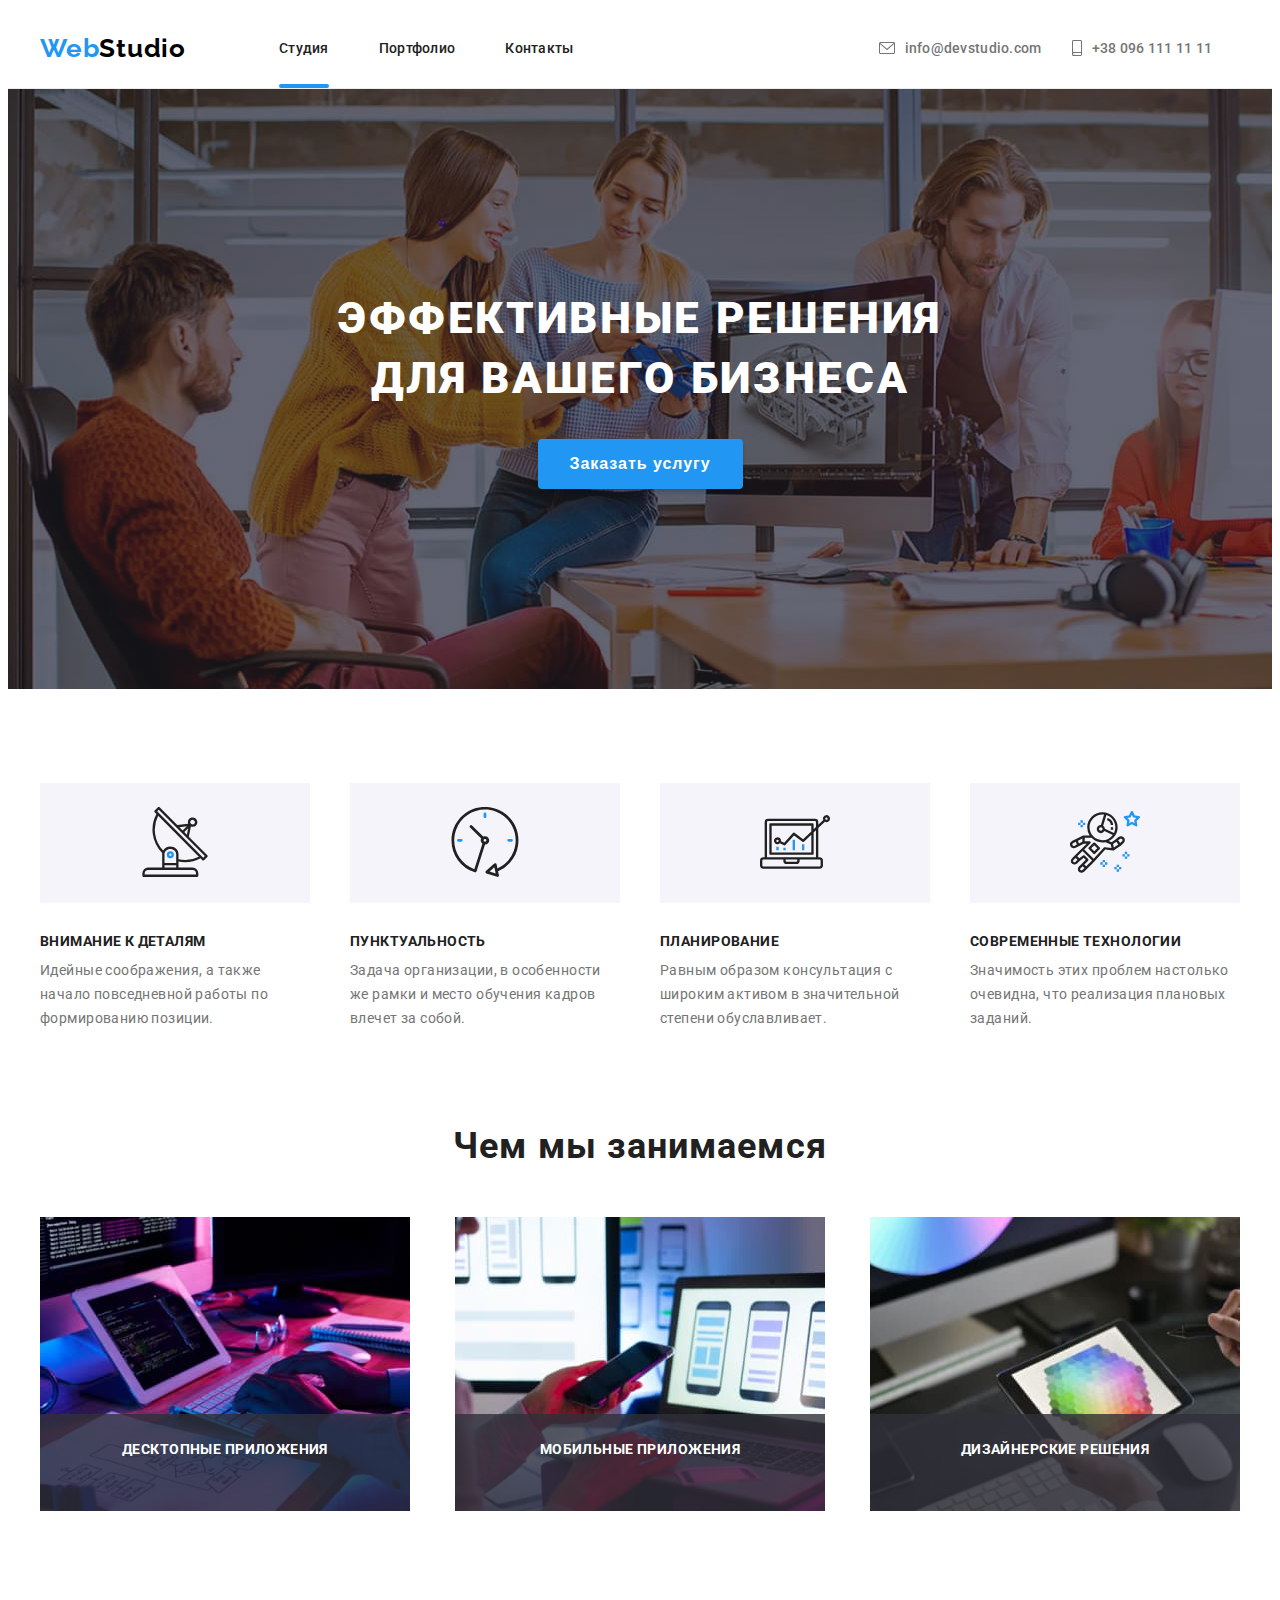
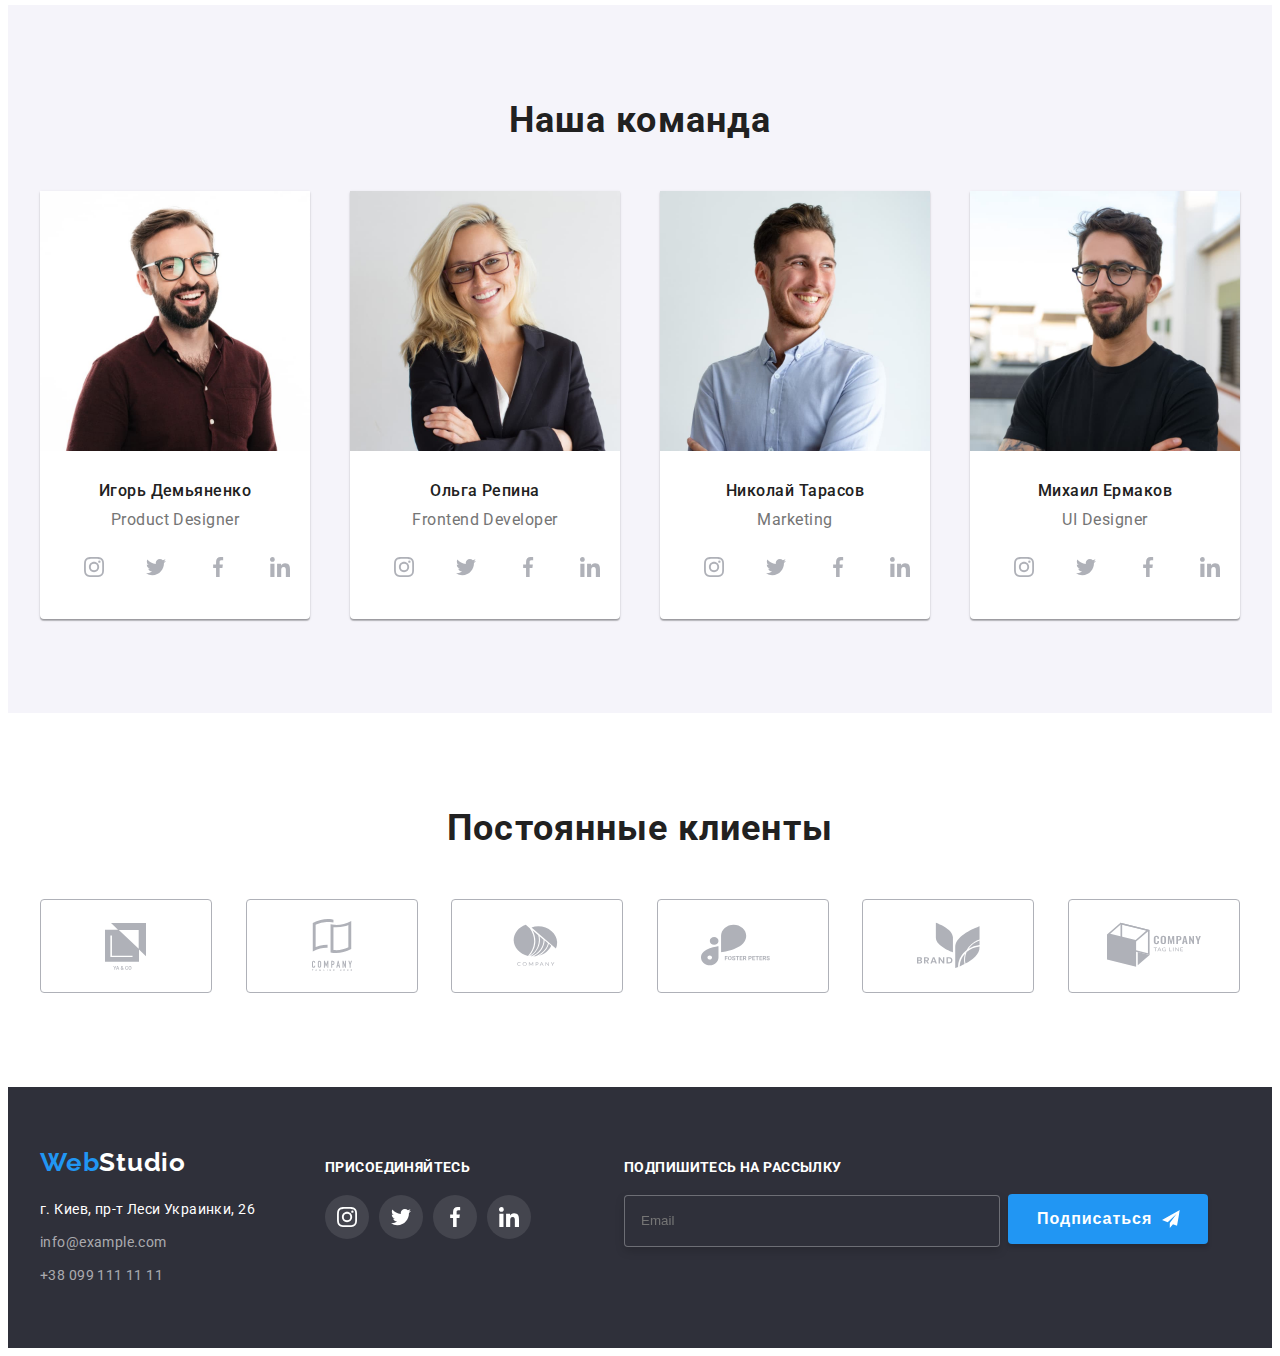
<file: index.html>
<!DOCTYPE html>
<html lang="ru">
  <head>
    <meta charset="UTF-8" />
    <meta http-equiv="X-UA-Compatible" content="IE=edge" />
    <meta name="viewport" content="width=device-width, initial-scale=1.0" />
    <title>Document</title>
    <link rel="preconnect" href="https://fonts.googleapis.com" />
    <link rel="preconnect" href="https://fonts.gstatic.com" crossorigin />
    <link
      href="https://fonts.googleapis.com/css2?family=Raleway:wght@700&family=Roboto:wght@400;500;700;900&display=swap"
      rel="stylesheet"
    />
    <link
      rel="stylesheet"
      href="https://cdnjs.cloudflare.com/ajax/libs/modern-normalize/1.1.0/modern-normalize.min.css"
      integrity="sha512-wpPYUAdjBVSE4KJnH1VR1HeZfpl1ub8YT/NKx4PuQ5NmX2tKuGu6U/JRp5y+Y8XG2tV+wKQpNHVUX03MfMFn9Q=="
      crossorigin="anonymous"
      referrerpolicy="no-referrer"
    />
    <link rel="stylesheet" href="./css/styles.css" />
  </head>

  <body>
    <header class="header">
      <div class="container">
        <div class="wrapper">
          <nav class="navigation">
            <a href="./index.html" class="navigation-logo"
              ><span class="navigation-logo accent">Web</span>Studio</a
            >
            <ul class="navigation-list">
              <li class="navigation-item">
                <a href="./index.html" class="navigation-link current"
                  >Студия</a
                >
              </li>
              <li class="navigation-item">
                <a href="./portfolio.html" class="navigation-link">Портфолио</a>
              </li>
              <li class="navigation-item">
                <a href="" class="navigation-link">Контакты</a>
              </li>
            </ul>
          </nav>
          <p class="header-mail">
            <a href="mailto:info@devstudio.com" class="header-contacts">
              <svg class="icon-mail" width="16" height="12">
                <use href="./images/svg/sprite.svg#envelope"></use>
              </svg>
              info@devstudio.com</a
            >
          </p>
          <p class="header-phone">
            <a href="tel:+380961111111" class="header-contacts">
              <svg class="icon-smartphone" width="10" height="16">
                <use href="./images/svg/sprite.svg#smartphone"></use>
              </svg>
              +38 096 111 11 11</a
            >
          </p>
        </div>
      </div>
    </header>
    <main>
      <section class="hero">
        <div class="container business">
          <h1 class="hero-title">Эффективные решения для вашего бизнеса</h1>
          <div class="backdrop is-hidden" data-modal>
            <div class="modal">
              <h2 class="modal-title">
                Оставьте свои данные, мы вам перезвоним
              </h2>
              <form class="form">
                <div class="form-field">
                  <label class="form-label" for="name">Имя</label>
                  <input class="form-input" type="text" name="name" id="name" />
                  <svg class="modal-icon" width="18" height="18">
                    <use href="./images/svg/sprite.svg#person-modal"></use>
                  </svg>
                </div>
                <div class="form-field">
                  <label class="form-label" for="tel">Телефон</label>
                  <input class="form-input" type="tel" name="tel" id="tel" />
                  <svg class="modal-icon" width="18" height="18">
                    <use href="./images/svg/sprite.svg#phone-modal"></use>
                  </svg>
                </div>
                <div class="form-field">
                  <label class="form-label" for="mail">Почта</label>
                  <input
                    class="form-input"
                    type="email"
                    name="mail"
                    id="mail"
                  />
                  <svg class="modal-icon" width="18" height="18">
                    <use href="./images/svg/sprite.svg#email-modal"></use>
                  </svg>
                </div>

                <label class="label-comment" for="comment">Комментарий</label>
                <textarea
                  name="comment"
                  id="comment"
                  class="modal-comment"
                  placeholder="Введите текст"
                ></textarea>
                <div class="modal-bottom">
                  <label class="label-license" for="license">
                    <input
                      class="input-license"
                      type="checkbox"
                      name="license"
                      id="license"
                    />
                    <span class="icon-license"> </span>

                    Соглашаюсь с рассылкой и принимаю
                    <span class="label-agreement"> Условия договора</span>
                  </label>

                  <button type="submit" class="modal-submit">Отправить</button>
                </div>
              </form>
              <button class="modal-close" type="button" data-modal-close>
                <svg class="modal-close-icon" width="18" height="18">
                  <use href="./images/svg/sprite.svg#close-modal"></use>
                </svg>
              </button>
            </div>
          </div>
          <button type="button" class="hero-button" data-modal-open>
            Заказать услугу
          </button>
        </div>
      </section>
      <section class="advantage">
        <div class="container">
          <h2 class="hidden">Наши приемущества</h2>
          <ul class="advantage-list">
            <li class="advantage-item">
              <svg class="advantage-icon" width="70" height="70">
                <use href="./images/svg/sprite.svg#antenna1"></use>
              </svg>
              <h3 class="advantage-name">Внимание к деталям</h3>
              <p class="advantage-description">
                Идейные соображения, а также начало повседневной работы по
                формированию позиции.
              </p>
            </li>
            <li class="advantage-item">
              <svg class="advantage-icon" width="70" height="70">
                <use href="./images/svg/sprite.svg#clock1"></use>
              </svg>
              <h3 class="advantage-name">Пунктуальность</h3>
              <p class="advantage-description">
                Задача организации, в особенности же рамки и место обучения
                кадров влечет за собой.
              </p>
            </li>
            <li class="advantage-item">
              <svg class="advantage-icon" width="70" height="70">
                <use href="./images/svg/sprite.svg#diagram1"></use>
              </svg>
              <h3 class="advantage-name">Планирование</h3>
              <p class="advantage-description">
                Равным образом консультация с широким активом в значительной
                степени обуславливает.
              </p>
            </li>
            <li class="advantage-item">
              <svg class="advantage-icon" width="70" height="70">
                <use href="./images/svg/sprite.svg#astronaut1"></use>
              </svg>
              <h3 class="advantage-name">Современные технологии</h3>
              <p class="advantage-description">
                Значимость этих проблем настолько очевидна, что реализация
                плановых заданий.
              </p>
            </li>
          </ul>
        </div>
      </section>
      <section class="job section">
        <div class="container">
          <h2 class="job-title">Чем мы занимаемся</h2>
          <ul class="job-list">
            <li class="job-item">
              <img
                src="./images/box1.jpg"
                alt="Набор кода на компьютере"
                width="370"
              />
              <p class="job-overlay">Десктопные приложения</p>
            </li>
            <li class="job-item">
              <img
                src="./images/box2.jpg"
                alt="Работа за ноутбуком"
                width="370"
              />
              <p class="job-overlay">Мобильные приложения</p>
            </li>
            <li class="job-item">
              <img
                src="./images/box3.jpg"
                alt="Работа с планшетом"
                width="370"
              />
              <p class="job-overlay">Дизайнерские решения</p>
            </li>
          </ul>
        </div>
      </section>
      <section class="our-team section">
        <div class="container">
          <h2 class="our-team-title">Наша команда</h2>
          <ul class="members">
            <li class="members-item">
              <img
                src="./images/member1.jpg"
                alt="Игорь Демьяненко"
                width="270"
              />
              <div class="members-info">
                <h3 class="members-title">Игорь Демьяненко</h3>
                <p lang="en" class="members-description">Product Designer</p>
              </div>

              <ul class="members-socials">
                <li class="members-social">
                  <a href="" class="members-social-link">
                    <svg class="network" width="20" height="20">
                      <use href="./images/svg/sprite.svg#instagram2"></use>
                    </svg>
                  </a>
                </li>
                <li class="members-social">
                  <a href="" class="members-social-link">
                    <svg class="network" width="20" height="20">
                      <use href="./images/svg/sprite.svg#twitter1"></use>
                    </svg>
                  </a>
                </li>
                <li class="members-social">
                  <a href="" class="members-social-link">
                    <svg class="network" width="20" height="20">
                      <use href="./images/svg/sprite.svg#facebook1"></use>
                    </svg>
                  </a>
                </li>
                <li class="members-social">
                  <a href="" class="members-social-link">
                    <svg class="network" width="20" height="20">
                      <use href="./images/svg/sprite.svg#linkedin1"></use>
                    </svg>
                  </a>
                </li>
              </ul>
            </li>
            <li class="members-item">
              <img src="./images/member2.jpg" alt="Ольга Репина" width="270" />
              <div class="members-info">
                <h3 class="members-title">Ольга Репина</h3>
                <p lang="en" class="members-description">Frontend Developer</p>
              </div>

              <ul class="members-socials">
                <li class="members-social">
                  <a href="" class="members-social-link">
                    <svg class="network" width="20" height="20">
                      <use href="./images/svg/sprite.svg#instagram2"></use>
                    </svg>
                  </a>
                </li>
                <li class="members-social">
                  <a href="" class="members-social-link">
                    <svg class="network" width="20" height="20">
                      <use href="./images/svg/sprite.svg#twitter1"></use>
                    </svg>
                  </a>
                </li>
                <li class="members-social">
                  <a href="" class="members-social-link">
                    <svg class="network" width="20" height="20">
                      <use href="./images/svg/sprite.svg#facebook1"></use>
                    </svg>
                  </a>
                </li>
                <li class="members-social">
                  <a href="" class="members-social-link">
                    <svg class="network" width="20" height="20">
                      <use href="./images/svg/sprite.svg#linkedin1"></use>
                    </svg>
                  </a>
                </li>
              </ul>
            </li>
            <li class="members-item">
              <img
                src="./images/member3.jpg"
                alt="Николай Тарасов"
                width="270"
              />
              <div class="members-info">
                <h3 class="members-title">Николай Тарасов</h3>
                <p lang="en" class="members-description">Marketing</p>
              </div>

              <ul class="members-socials">
                <li class="members-social">
                  <a href="" class="members-social-link">
                    <svg class="network" width="20" height="20">
                      <use href="./images/svg/sprite.svg#instagram2"></use>
                    </svg>
                  </a>
                </li>
                <li class="members-social">
                  <a href="" class="members-social-link">
                    <svg class="network" width="20" height="20">
                      <use href="./images/svg/sprite.svg#twitter1"></use>
                    </svg>
                  </a>
                </li>
                <li class="members-social">
                  <a href="" class="members-social-link">
                    <svg class="network" width="20" height="20">
                      <use href="./images/svg/sprite.svg#facebook1"></use>
                    </svg>
                  </a>
                </li>
                <li class="members-social">
                  <a href="" class="members-social-link">
                    <svg class="network" width="20" height="20">
                      <use href="./images/svg/sprite.svg#linkedin1"></use>
                    </svg>
                  </a>
                </li>
              </ul>
            </li>
            <li class="members-item">
              <img
                src="./images/member4.jpg"
                alt="Михаил Ермаков"
                width="270"
              />
              <div class="members-info">
                <h3 class="members-title">Михаил Ермаков</h3>
                <p lang="en" class="members-description">UI Designer</p>
              </div>

              <ul class="members-socials">
                <li class="members-social">
                  <a href="" class="members-social-link">
                    <svg class="network" width="20" height="20">
                      <use href="./images/svg/sprite.svg#instagram2"></use>
                    </svg>
                  </a>
                </li>
                <li class="members-social">
                  <a href="" class="members-social-link">
                    <svg class="network" width="20" height="20">
                      <use href="./images/svg/sprite.svg#twitter1"></use>
                    </svg>
                  </a>
                </li>
                <li class="members-social">
                  <a href="" class="members-social-link">
                    <svg class="network" width="20" height="20">
                      <use href="./images/svg/sprite.svg#facebook1"></use>
                    </svg>
                  </a>
                </li>
                <li class="members-social">
                  <a href="" class="members-social-link">
                    <svg class="network" width="20" height="20">
                      <use href="./images/svg/sprite.svg#linkedin1"></use>
                    </svg>
                  </a>
                </li>
              </ul>
            </li>
          </ul>
        </div>
      </section>

      <section class="clients section">
        <div class="container">
          <h2 class="clients-title">Постоянные клиенты</h2>
          <ul class="clients-list">
            <li class="clients-subject">
              <a href="" class="clients-link">
                <svg class="clients-icon" width="106" height="60">
                  <use href="./images/svg/sprite.svg#company1"></use>
                </svg>
              </a>
            </li>
            <li class="clients-subject">
              <a href="" class="clients-link">
                <svg class="clients-icon" width="106" height="60">
                  <use href="./images/svg/sprite.svg#company2"></use>
                </svg>
              </a>
            </li>
            <li class="clients-subject">
              <a href="" class="clients-link">
                <svg class="clients-icon" width="106" height="60">
                  <use href="./images/svg/sprite.svg#company3"></use>
                </svg>
              </a>
            </li>
            <li class="clients-subject">
              <a href="" class="clients-link">
                <svg class="clients-icon" width="106" height="60">
                  <use href="./images/svg/sprite.svg#company4"></use>
                </svg>
              </a>
            </li>
            <li class="clients-subject">
              <a href="" class="clients-link">
                <svg class="clients-icon" width="106" height="60">
                  <use href="./images/svg/sprite.svg#company5"></use>
                </svg>
              </a>
            </li>
            <li class="clients-subject">
              <a href="" class="clients-link">
                <svg class="clients-icon" width="106" height="60">
                  <use href="./images/svg/sprite.svg#company6"></use>
                </svg>
              </a>
            </li>
          </ul>
        </div>
      </section>
    </main>
    <footer class="footer">
      <div class="footer-wrapper">
        <div class="footer-container">
          <a href="" class="footer-logo accent"
            ><span class="accent">Web</span>Studio</a
          >
          <address class="address">
            <ul class="address-list">
              <li class="address-item">
                <a
                  href="https://goo.gl/maps/XDrqcTf9CRtn2hXi9"
                  target="_blank"
                  class="address-link"
                >
                  г. Киев, пр-т Леси Украинки, 26</a
                >
              </li>
              <li class="address-item">
                <a href="mailto:info@example.com" class="address-link"
                  >info@example.com</a
                >
              </li>
              <li class="address-item">
                <a href="tel:+38099111111" class="address-link">
                  +38 099 111 11 11</a
                >
              </li>
            </ul>
          </address>
        </div>
        <div class="footer-socials">
          <h2 class="footer-socials-title">Присоединяйтесь</h2>
          <ul class="footer-socials-list">
            <li class="footer-social">
              <a href="" class="footer-social-link">
                <svg class="network join" width="20" height="20">
                  <use href="./images/svg/sprite.svg#instagram2"></use>
                </svg>
              </a>
            </li>
            <li class="footer-social">
              <a href="" class="footer-social-link">
                <svg class="network join" width="20" height="20">
                  <use href="./images/svg/sprite.svg#twitter1"></use>
                </svg>
              </a>
            </li>
            <li class="footer-social">
              <a href="" class="footer-social-link">
                <svg class="network join" width="20" height="20">
                  <use href="./images/svg/sprite.svg#facebook1"></use>
                </svg>
              </a>
            </li>
            <li class="footer-social">
              <a href="" class="footer-social-link">
                <svg class="network join" width="20" height="20">
                  <use href="./images/svg/sprite.svg#linkedin1"></use>
                </svg>
              </a>
            </li>
          </ul>
        </div>

        <div class="subscribe"> <div class="sub-wrp">
          <label class="susbsribe-title" for="footer-mail">Подпишитесь на рассылку</label>
          <input type="email" name="footer-mail" id="footer-mail" placeholder="Email"> 
          <button class="subscribe-btn" type="button">Подписаться
            <svg class="icon-telegram" width="24" height="24">
              <use href="./images/svg/sprite.svg#icon-send-telegram"></use>
            </svg>
          </button>
          </div>
        </div>
      </div>
    </footer>
    <script src="./js/modal.js"></script>
  </body>
</html>
</file>
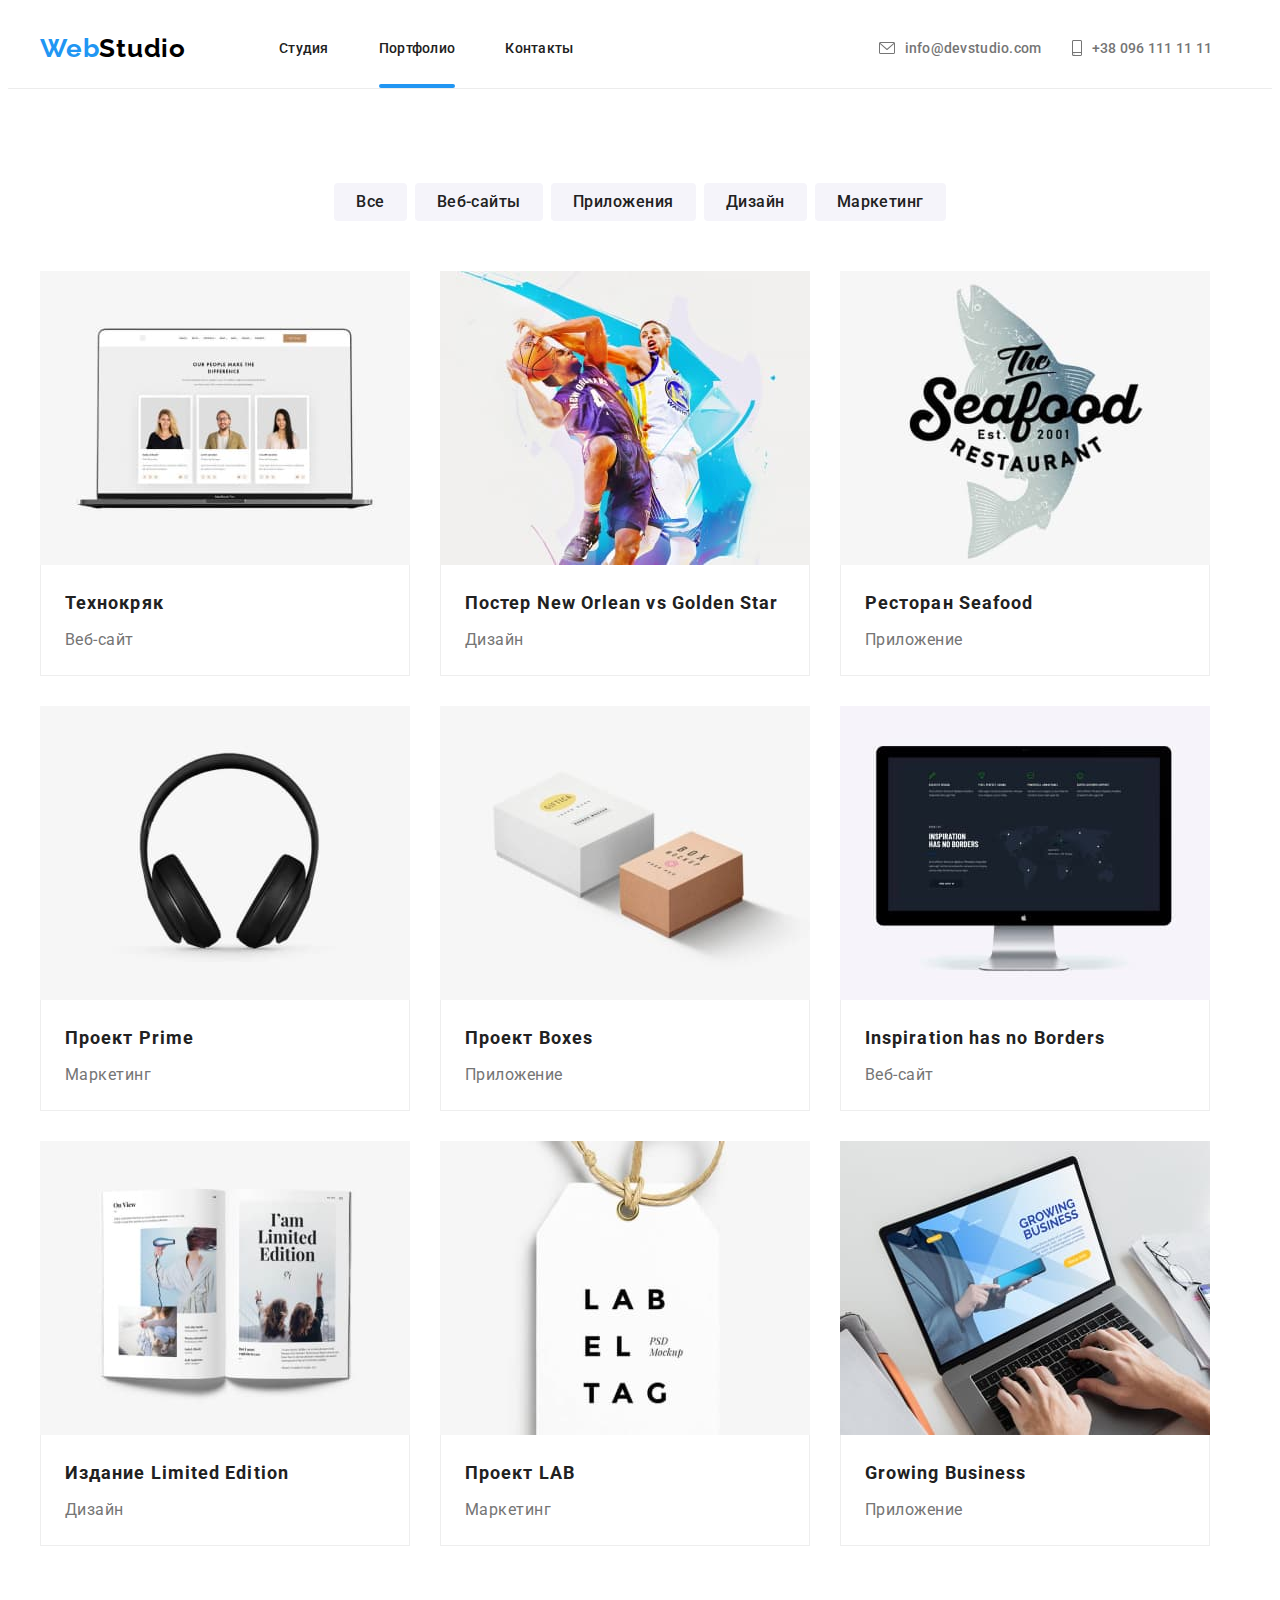
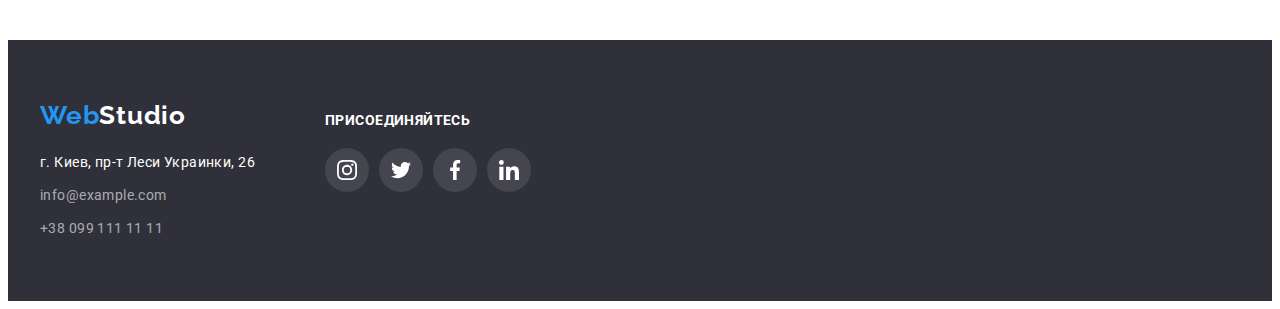
<file: portfolio.html>
<!DOCTYPE html>
<html lang="ru">
  <head>
    <meta charset="UTF-8" />
    <meta http-equiv="X-UA-Compatible" content="IE=edge" />
    <meta name="viewport" content="width=device-width, initial-scale=1.0" />
    <title>Document</title>
    <link rel="preconnect" href="https://fonts.googleapis.com" />
    <link rel="preconnect" href="https://fonts.gstatic.com" crossorigin />
    <link
      href="https://fonts.googleapis.com/css2?family=Raleway:wght@700&family=Roboto:wght@400;500;700;900&display=swap"
      rel="stylesheet"
    />
    <link
      rel="stylesheet"
      href="https://cdnjs.cloudflare.com/ajax/libs/modern-normalize/1.1.0/modern-normalize.min.css"
      integrity="sha512-wpPYUAdjBVSE4KJnH1VR1HeZfpl1ub8YT/NKx4PuQ5NmX2tKuGu6U/JRp5y+Y8XG2tV+wKQpNHVUX03MfMFn9Q=="
      crossorigin="anonymous"
      referrerpolicy="no-referrer"
    />
    <link rel="stylesheet" href="./css/styles.css" />
  </head>

  <body>
    <header class="header">
      <div class="container">
        <div class="wrapper">
          <nav class="navigation">
            <a href="./index.html" class="navigation-logo"
              ><span class="navigation-logo accent">Web</span>Studio</a
            >
            <ul class="navigation-list">
              <li class="navigation-item">
                <a href="./index.html" class="navigation-link">Студия</a>
              </li>
              <li class="navigation-item">
                <a href="./portfolio.html" class="navigation-link current"
                  >Портфолио</a
                >
              </li>
              <li class="navigation-item">
                <a href="" class="navigation-link">Контакты</a>
              </li>
            </ul>
          </nav>
          <p class="header-mail">
            <a href="mailto:info@devstudio.com" class="header-contacts">
              <svg class="icon-mail" width="16" height="12">
                <use href="./images/svg/sprite.svg#envelope"></use>
              </svg>
              info@devstudio.com</a
            >
          </p>
          <p class="header-phone">
            <a href="tel:+380961111111" class="header-contacts">
              <svg class="icon-smartphone" width="10" height="16">
                <use href="./images/svg/sprite.svg#smartphone"></use>
              </svg>
              +38 096 111 11 11</a
            >
          </p>
        </div>
      </div>
    </header>
    <main>
      <section class="portfolio section">
        <div class="container">
          <!-- <input type="radio" name="list" id="all" value="all" checked />
          <input type="radio" name="list" id="web" value="web" />
          <input type="radio" name="list" id="app" value="app" />
          <input type="radio" name="list" id="dis" value="dis" />
          <input type="radio" name="list" id="mar" value="mar" />

          <ul class="label-list hidden">
            <li class="label-filter">
              <label class="filter" for="all">Все</label>
            </li>
            <li class="label-filter">
              <label class="filter" for="web">Веб-сайт</label>
            </li>
            <li class="label-filter">
              <label class="filter" for="app">Приложения</label>
            </li>
            <li class="label-filter">
              <label class="filter" for="dis">Дизайн</label>
            </li>
            <li class="label-filter">
              <label class="filter" for="mar">Маркетинг</label>
            </li>
          </ul> -->
          <ul class="portfolio-list">
            <li class="portfolio-item">
              <button type="button" class="portfolio-button">Все</button>
            </li>
            <li class="portfolio-item">
              <button type="button" class="portfolio-button">Веб-сайты</button>
            </li>
            <li class="portfolio-item">
              <button type="button" class="portfolio-button">Приложения</button>
            </li>
            <li class="portfolio-item">
              <button type="button" class="portfolio-button">Дизайн</button>
            </li>
            <li class="portfolio-item">
              <button type="button" class="portfolio-button">Маркетинг</button>
            </li>
          </ul>

          <ul class="subject">
            <li class="subject-item web">
              <a href="" class="subject-link">
                <div class="subject-overlay">
                  <img
                    src="./images/portfolio/tehno1.jpg"
                    alt="Сайт Технокряк"
                    class="subject-image"
                  />
                  <p class="subject-desc">
                    Технокряк это современная площадка распространения
                    коронавируса. Компании используют эту платформу для
                    цифрового шпионажа и атак на защищённые сервера конкурентов.
                  </p>
                </div>
                <div class="subject-border">
                  <h2 class="subject-title">Технокряк</h2>
                  <p class="subject-type">Веб-сайт</p>
                </div>
              </a>
            </li>
            <li class="subject-item dis">
              <a href="" class="subject-link">
                <div class="subject-overlay">
                  <img
                    src="./images/portfolio/orlean2.jpg"
                    alt="Плакат баскетбол"
                    class="subject-image"
                  />
                  <p class="subject-desc">
                    Дизайн этого плаката был разработан совместно со Сстфаном Карри.
                  </p>
                </div>
                <div class="subject-border">
                  <h2 class="subject-title">
                    Постер New Orlean vs Golden Star
                  </h2>
                  <p class="subject-type">Дизайн</p>
                </div>
              </a>
            </li>
            <li class="subject-item app">
              <a href="" class="subject-link">
                <div class="subject-overlay">
                  <img
                    src="./images/portfolio/seafood3.jpg"
                    alt="Рыба логотип"
                    class="subject-image"
                  />
                  <p class="subject-desc">
                   В ресторане Seafood можно поесть невероятно экзотические морепродукты, которые превезены прямиком из Сиднея.
                  </p>
                </div>
                <div class="subject-border">
                  <h2 class="subject-title">Ресторан Seafood</h2>
                  <p class="subject-type">Приложение</p>
                </div>
              </a>
            </li>
            <li class="subject-item mar">
              <a href="" class="subject-link">
                <div class="subject-overlay">
                  <img
                    src="./images/portfolio/prime4.jpg"
                    alt="Наушники"
                    class="subject-image"
                  />
                  <p class="subject-desc">
                    Беспроводная гарнитура для PS5, ПК и мобильных устройств с подключением 2,4 ГГц и Bluetooth, оснащенная кардиоидным микрофоном и 50 мм Титановыми излучателями
                  </p>
                </div>
                <div class="subject-border">
                  <h2 class="subject-title">Проект Prime</h2>
                  <p class="subject-type">Маркетинг</p>
                </div>
              </a>
            </li>
            <li class="subject-item app">
              <a href="" class="subject-link">
                <div class="subject-overlay">
                  <img
                    src="./images/portfolio/boxes5.jpg"
                    alt="Коробки"
                    class="subject-image"
                  />
                  <p class="subject-desc">
                    Приложение в котором находится более 100 способов упаковки подарков и посылок в коробки.
                  </p>
                </div>
                <div class="subject-border">
                  <h2 class="subject-title">Проект Boxes</h2>
                  <p class="subject-type">Приложение</p>
                </div>
              </a>
            </li>
            <li class="subject-item web">
              <a href="" class="subject-link">
                <div class="subject-overlay">
                  <img
                    src="./images/portfolio/inspiration6.jpg"
                    alt="Монитор"
                    class="subject-image"
                  />
                  <p class="subject-desc">
                    Проект помогающий морально тысячам людей с онкологическими заболеваниями.
                  </p>
                </div>
                <div class="subject-border">
                  <h2 class="subject-title">Inspiration has no Borders</h2>
                  <p class="subject-type">Веб-сайт</p>
                </div>
              </a>
            </li>
            <li class="subject-item dis">
              <a href="" class="subject-link">
                <div class="subject-overlay">
                  <img
                    src="./images/portfolio/limited7.jpg"
                    alt="Книга"
                    class="subject-image"
                  />
                  <p class="subject-desc">
                    Limited Edition - это красивые фотографии собранные со всех уголоков нашего земного шара под красивой оберткой.
                  </p>
                </div>
                <div class="subject-border">
                  <h2 class="subject-title">Издание Limited Edition</h2>
                  <p class="subject-type">Дизайн</p>
                </div>
              </a>
            </li>
            <li class="subject-item mar">
              <a href="" class="subject-link">
                <div class="subject-overlay">
                  <img
                    src="./images/portfolio/lab8.jpg"
                    alt="Бирка"
                    class="subject-image"
                  />
                  <p class="subject-desc">
                    Технокряк это современная площадка распространения
                    коронавируса. Компании используют эту платформу для
                    цифрового шпионажа и атак на защищённые сервера конкурентов.
                  </p>
                </div>
                <div class="subject-border">
                  <h2 class="subject-title">Проект LAB</h2>
                  <p class="subject-type">Маркетинг</p>
                </div>
              </a>
            </li>
            <li class="subject-item app">
              <a href="" class="subject-link">
                <div class="subject-overlay">
                  <img
                    src="./images/portfolio/business9.jpg"
                    alt="Печать на ноутбуке"
                    class="subject-image"
                  />
                  <p class="subject-desc">
                    Технокряк это современная площадка распространения
                    коронавируса. Компании используют эту платформу для
                    цифрового шпионажа и атак на защищённые сервера конкурентов.
                  </p>
                </div>
                <div class="subject-border">
                  <h2 class="subject-title">Growing Business</h2>
                  <p class="subject-type">Приложение</p>
                </div>
              </a>
            </li>
          </ul>
        </div>
      </section>
    </main>
    <footer class="footer">
      <div class="footer-wrapper">
        <div class="footer-container">
          <a href="" class="footer-logo accent"
            ><span class="accent">Web</span>Studio</a
          >
          <address class="address">
            <ul class="address-list">
              <li class="address-item">
                <a
                  href="https://goo.gl/maps/XDrqcTf9CRtn2hXi9"
                  target="_blank"
                  class="address-link"
                >
                  г. Киев, пр-т Леси Украинки, 26</a
                >
              </li>
              <li class="address-item">
                <a href="mailto:info@example.com" class="address-link"
                  >info@example.com</a
                >
              </li>
              <li class="address-item">
                <a href="tel:+38099111111" class="address-link">
                  +38 099 111 11 11</a
                >
              </li>
            </ul>
          </address>
        </div>
        <div class="footer-socials">
          <h2 class="footer-socials-title">Присоединяйтесь</h2>
          <ul class="footer-socials-list">
            <li class="footer-social">
              <a href="" class="footer-social-link">
                <svg class="network join" width="20" height="20">
                  <use href="./images/svg/sprite.svg#instagram2"></use>
                </svg>
              </a>
            </li>
            <li class="footer-social">
              <a href="" class="footer-social-link">
                <svg class="network join" width="20" height="20">
                  <use href="./images/svg/sprite.svg#twitter1"></use>
                </svg>
              </a>
            </li>
            <li class="footer-social">
              <a href="" class="footer-social-link">
                <svg class="network join" width="20" height="20">
                  <use href="./images/svg/sprite.svg#facebook1"></use>
                </svg>
              </a>
            </li>
            <li class="footer-social">
              <a href="" class="footer-social-link">
                <svg class="network join" width="20" height="20">
                  <use href="./images/svg/sprite.svg#linkedin1"></use>
                </svg>
              </a>
            </li>
          </ul>
        </div>
      </div>
    </footer>
  </body>
</html>
</file>
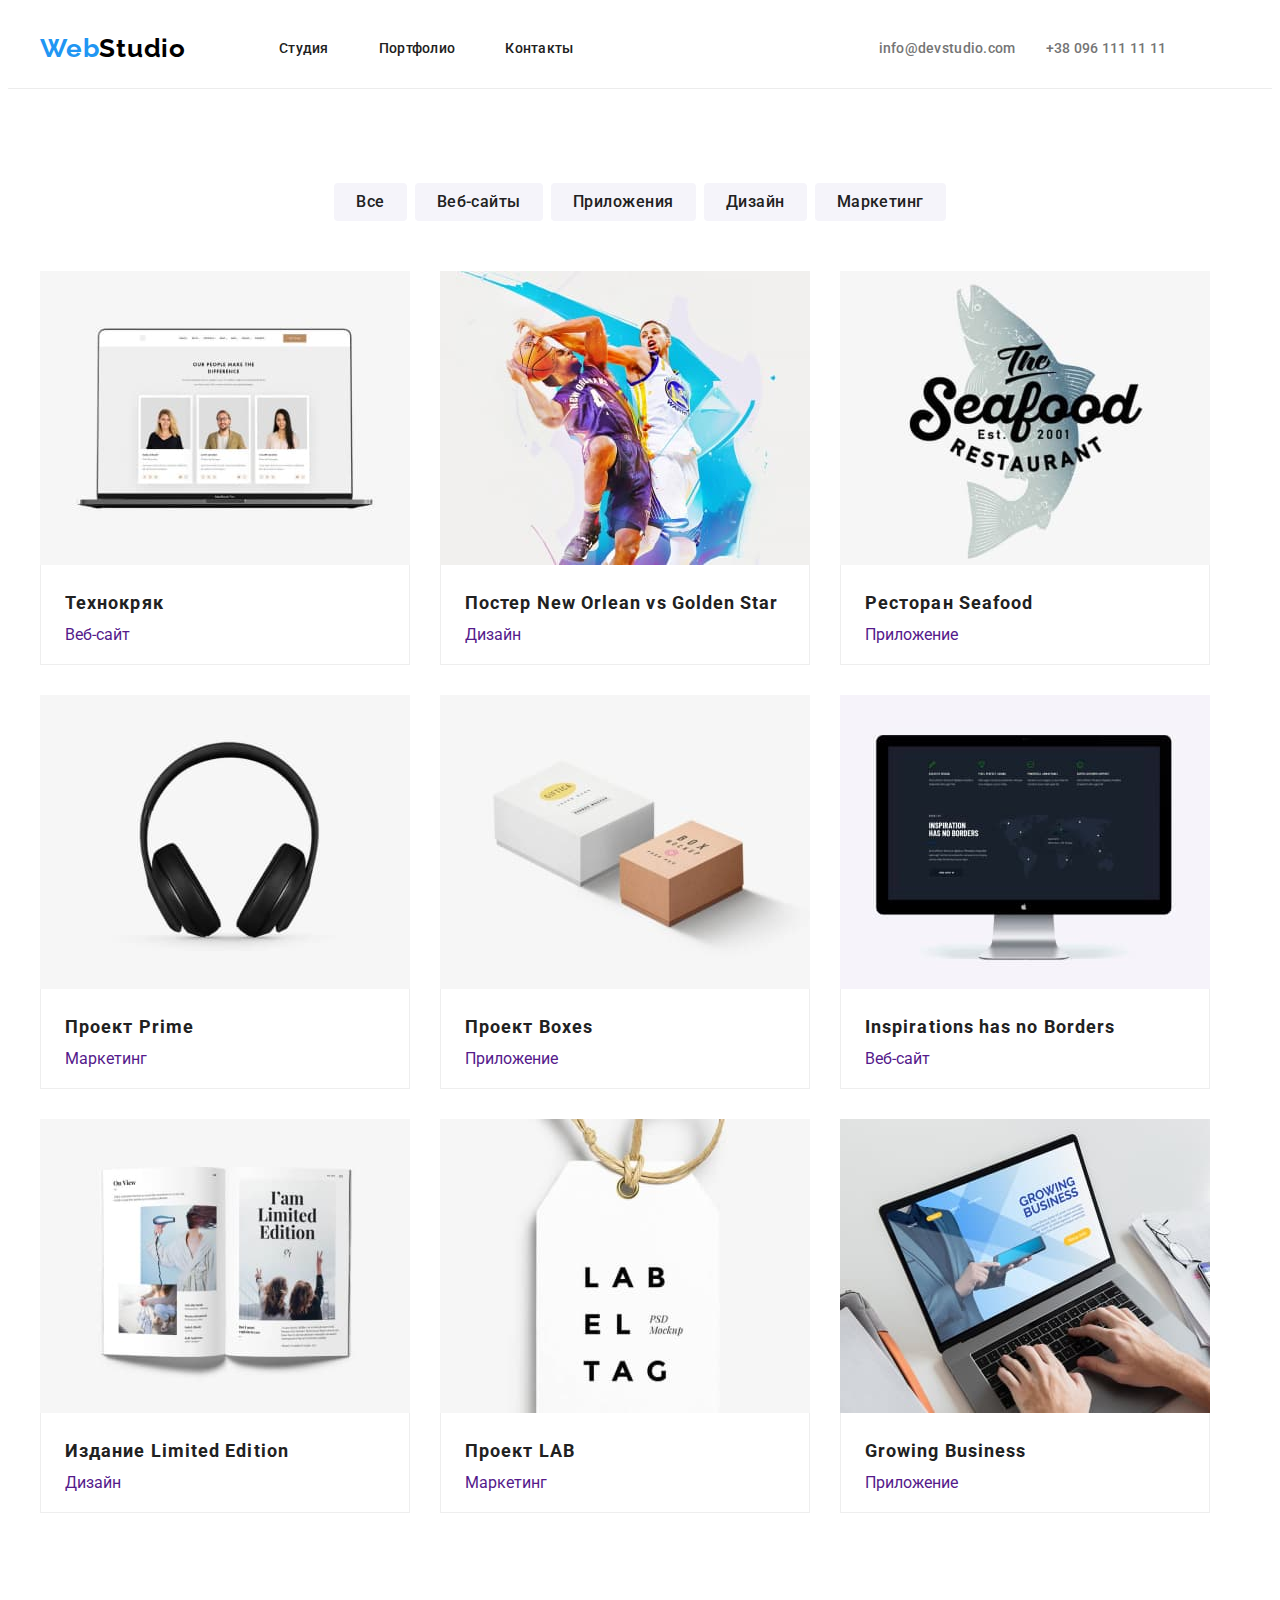
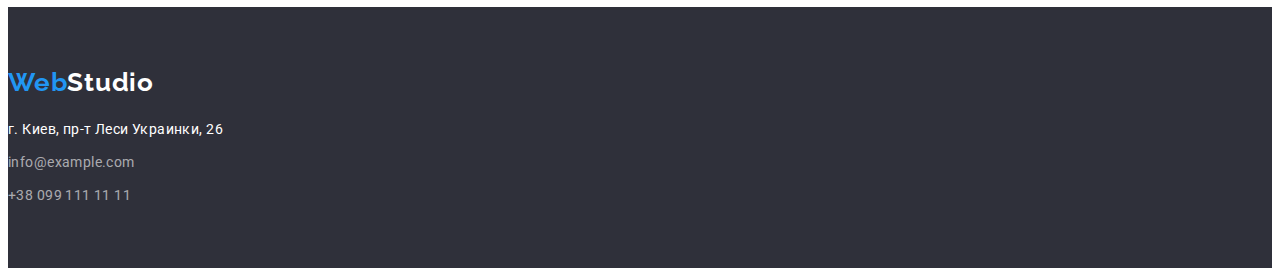
<file: portfolio_old.html>
<!DOCTYPE html>
<html lang="ru">
  <head>
    <meta charset="UTF-8" />
    <meta http-equiv="X-UA-Compatible" content="IE=edge" />
    <meta name="viewport" content="width=device-width, initial-scale=1.0" />
    <title>Document</title>
    <link rel="preconnect" href="https://fonts.googleapis.com" />
    <link rel="preconnect" href="https://fonts.gstatic.com" crossorigin />
    <link
      href="https://fonts.googleapis.com/css2?family=Raleway:wght@700&family=Roboto:wght@400;500;700;900&display=swap"
      rel="stylesheet"
    />
    <link
      rel="stylesheet"
      href="https://cdnjs.cloudflare.com/ajax/libs/modern-normalize/1.1.0/modern-normalize.min.css"
      integrity="sha512-wpPYUAdjBVSE4KJnH1VR1HeZfpl1ub8YT/NKx4PuQ5NmX2tKuGu6U/JRp5y+Y8XG2tV+wKQpNHVUX03MfMFn9Q=="
      crossorigin="anonymous"
      referrerpolicy="no-referrer"
    />
    <link rel="stylesheet" href="./css/styles.css" />
  </head>

  <body>
    <header class="header">
      <div class="container">
        <div class="wrapper">
          <nav class="navigation">
            <a href="" class="navigation-logo"
              ><span class="navigation-logo accent">Web</span>Studio</a
            >
            <ul class="navigation-list">
              <li class="navigation-item">
                <a href="./index.html" class="navigation-link">Студия</a>
              </li>
              <li class="navigation-item">
                <a href="./portfolio.html" class="navigation-link">Портфолио</a>
              </li>
              <li class="navigation-item">
                <a href="" class="navigation-link">Контакты</a>
              </li>
            </ul>
          </nav>
          <p class="header-mail">
            <a href="mailto:info@devstudio.com" class="header-contacts"
              >info@devstudio.com</a
            >
          </p>
          <p class="header-phone">
            <a href="tel:+380961111111" class="header-contacts"
              >+38 096 111 11 11</a
            >
          </p>
        </div>
      </div>
    </header>
    <main>
      <section class="portfolio section">
        <div class="container">
          <ul class="portfolio-list">
            <li class="portfolio-item">
              <button type="button" class="portfolio-button">Все</button>
            </li>
            <li class="portfolio-item">
              <button type="button" class="portfolio-button">Веб-сайты</button>
            </li>
            <li class="portfolio-item">
              <button type="button" class="portfolio-button">Приложения</button>
            </li>
            <li class="portfolio-item">
              <button type="button" class="portfolio-button">Дизайн</button>
            </li>
            <li class="portfolio-item">
              <button type="button" class="portfolio-button">Маркетинг</button>
            </li>
          </ul>

          <ul class="subject">
            <li class="subject-item">
              <a href="" class="subject-link">
                <img
                  src="./images/portfolio/tehno1.jpg"
                  alt="Сайт Технокряк"
                  class="subject-image"
                />
                <div class="subject-border">
                  <h2 class="subject-title">Технокряк</h2>
                  <p class="subject-description">Веб-сайт</p>
                </div>
              </a>
            </li>
            <li class="subject-item">
              <a href="" class="subject-link">
                <img
                  src="./images/portfolio/orlean2.jpg"
                  alt="Плакат баскетбол"
                  class="subject-image"
                />
                <div class="subject-border">
                  <h2 class="subject-title">
                    Постер New Orlean vs Golden Star
                  </h2>
                  <p class="subject-description">Дизайн</p>
                </div>
              </a>
            </li>
            <li class="subject-item">
              <a href="" class="subject-link">
                <img
                  src="./images/portfolio/seafood3.jpg"
                  alt="Рыба логотип"
                  class="subject-image"
                />
                <div class="subject-border">
                  <h2 class="subject-title">Ресторан Seafood</h2>
                  <p class="subject-description">Приложение</p>
                </div>
              </a>
            </li>
            <li class="subject-item">
              <a href="" class="subject-link">
                <img
                  src="./images/portfolio/prime4.jpg"
                  alt="Наушники"
                  class="subject-image"
                />
                <div class="subject-border">
                  <h2 class="subject-title">Проект Prime</h2>
                  <p class="subject-description">Маркетинг</p>
                </div>
              </a>
            </li>
            <li class="subject-item">
              <a href="" class="subject-link">
                <img
                  src="./images/portfolio/boxes5.jpg"
                  alt="Коробки"
                  class="subject-image"
                />
                <div class="subject-border">
                  <h2 class="subject-title">Проект Boxes</h2>
                  <p class="subject-description">Приложение</p>
                </div>
              </a>
            </li>
            <li class="subject-item">
              <a href="" class="subject-link">
                <img
                  src="./images/portfolio/inspiration6.jpg"
                  alt="Монитор"
                  class="subject-image"
                />
                <div class="subject-border">
                  <h2 class="subject-title">Inspirations has no Borders</h2>
                  <p class="subject-description">Веб-сайт</p>
                </div>
              </a>
            </li>
            <li class="subject-item">
              <a href="" class="subject-link">
                <img
                  src="./images/portfolio/limited7.jpg"
                  alt="Книга"
                  class="subject-image"
                />
                <div class="subject-border">
                  <h2 class="subject-title">Издание Limited Edition</h2>
                  <p class="subject-description">Дизайн</p>
                </div>
              </a>
            </li>
            <li class="subject-item">
              <a href="" class="subject-link">
                <img
                  src="./images/portfolio/lab8.jpg"
                  alt="Бирка"
                  class="subject-image"
                />
                <div class="subject-border">
                  <h2 class="subject-title">Проект LAB</h2>
                  <p class="subject-description">Маркетинг</p>
                </div>
              </a>
            </li>
            <li class="subject-item">
              <a href="" class="subject-link">
                <img
                  src="./images/portfolio/business9.jpg"
                  alt="Печать на ноутбуке"
                  class="subject-image"
                />
                <div class="subject-border">
                  <h2 class="subject-title">Growing Business</h2>
                  <p class="subject-description">Приложение</p>
                </div>
              </a>
            </li>
          </ul>
        </div>
      </section>
    </main>
    <footer class="footer">
      <div class="footer-container">
        <a href="" class="footer-logo accent"
          ><span class="accent">Web</span>Studio</a
        >
        <address class="address">
          <ul class="address-list">
            <li class="address-item">
              <a
                href="https://goo.gl/maps/XDrqcTf9CRtn2hXi9"
                target="_blank"
                class="address-link"
              >
                г. Киев, пр-т Леси Украинки, 26</a
              >
            </li>
            <li class="address-item">
              <a href="mailto:info@example.com" class="address-link"
                >info@example.com</a
              >
            </li>
            <li class="address-item">
              <a href="tel:+38099111111" class="address-link">
                +38 099 111 11 11</a
              >
            </li>
          </ul>
        </address>
      </div>
    </footer>
  </body>
</html>
</file>
<file: css/styles.css>
/* Общее */

body {
  font-family: "Roboto", sans-serif;
  color: #757575;
}

li {
  list-style: none;
}

a {
  text-decoration: none;
}

ul {
  margin: 0;
  padding: 0;
}

p {
  margin: 0;
  padding: 0;
}

h1,
h2,
h3 {
  padding: 0;
  margin: 0;
}

img {
  display: block;
  max-width: 100%;
  height: auto;
}

button {
  margin: 0;
  padding: 0;
}

textarea {
  resize: none;
}

input,
label {
  margin: 0;
  padding: 0;
}

.container {
  width: 1200px;
  padding-right: 15px;
  padding-left: 15px;
  margin-left: auto;
  margin-right: auto;
}

.hidden {
  position: absolute;
  top: -9999px;
  left: -9999px;
}

.section {
  padding-top: 94px;
  padding-bottom: 94px;
}

/* Логотип */

.header {
  border-bottom: 1px solid #ececec;
}

.wrapper {
  display: flex;
  align-items: center;
}

.navigation-logo {
  font-family: "Raleway", sans-serif;
  font-weight: 700;
  font-size: 26px;
  line-height: 1.192;
  letter-spacing: 0.03em;
  color: #000000;
}

.accent {
  color: #2196f3;
}

/* Навигация */

.navigation {
  display: flex;
  align-items: center;
}

.navigation-list {
  display: flex;
  margin-left: 93px;
  margin-right: 305px;
}

.navigation-item:not(:last-child) {
  margin-right: 50px;
}

.navigation-link {
  position: relative;

  display: block;
  padding-top: 32px;
  padding-bottom: 32px;

  font-weight: 500;
  font-size: 14px;
  line-height: 1.142;
  letter-spacing: 0.02em;
  color: #212121;

  transition: color 250ms cubic-bezier(0.4, 0, 0.2, 1);
}

.navigation-link.current::after {
  content: "";
  position: absolute;
  bottom: 0;

  display: block;
  height: 4px;
  width: 100%;

  border-radius: 2px;
  background-color: #2196f3;
}

.navigation-link:hover,
.navigation-link:focus {
  color: #2196f3;
  transition: color 250ms cubic-bezier(0.4, 0, 0.2, 1);
}

/* Контакты */

.header-mail {
  margin-right: 30px;
}

.header-contacts {
  display: flex;
  align-items: center;
  padding-top: 32px;
  padding-bottom: 32px;

  font-weight: 500;
  font-size: 14px;
  line-height: 1.142;
  letter-spacing: 0.02em;
  color: #757575;

  transition: color 250ms cubic-bezier(0.4, 0, 0.2, 1);
}

.header-contacts:hover,
.header-contacts:focus {
  color: #2196f3;
  transition: color 250ms cubic-bezier(0.4, 0, 0.2, 1);
}

/* header svg */

.icon-mail,
.icon-smartphone {
  margin-right: 10px;

  fill: #757575;

  transition: fill 250ms cubic-bezier(0.4, 0, 0.2, 1);
}

.header-contacts:hover .icon-smartphone,
.header-contacts:hover .icon-mail,
.header-contacts:focus .icon-smartphone,
.header-contacts:focus .icon-mail {
  fill: #2196f3;

  transition: fill 250ms cubic-bezier(0.4, 0, 0.2, 1);
}

/* Герой */

.hero {
  max-width: 1600px;
  padding-top: 200px;
  padding-bottom: 200px;
  margin-right: auto;
  margin-left: auto;

  background-image: linear-gradient(
      rgba(47, 48, 58, 0.4) 0%,
      rgba(47, 48, 58, 0.4) 100%
    ),
    url(../images/hero.jpg);
}
.business {
  display: flex;
  flex-direction: column;
  justify-content: center;
  align-items: center;
}

.hero-title {
  width: 696px;
  margin-bottom: 30px;
  font-weight: 900;
  font-size: 44px;
  line-height: 1.363;
  text-align: center;
  letter-spacing: 0.06em;
  text-transform: uppercase;
  color: #ffffff;
}

.hero-button {
  display: block;
  min-width: 200px;
  padding: 10px 32px;

  font-weight: 700;
  font-size: 16px;
  line-height: 1.875;
  text-align: center;
  letter-spacing: 0.06em;
  color: #ffffff;

  background-color: #2196f3;
  box-shadow: 0px 4px 4px rgba(0, 0, 0, 0.15);
  border-radius: 4px;
  border: transparent;

  cursor: pointer;
}

/* Модал */

.backdrop {
  position: fixed;
  top: 0;
  left: 0;
  z-index: 2;

  width: 100%;
  height: 100%;

  background-color: rgba(0, 0, 0, 0.2);
  opacity: 1;

  transition: opacity 250ms cubic-bezier(0.4, 0, 0.2, 1);
}

.backdrop.is-hidden {
  opacity: 0;

  pointer-events: none;
  transition: opacity 250ms cubic-bezier(0.4, 0, 0.2, 1);
}

.modal {
  position: absolute;
  top: 50%;
  left: 50%;
  transform: translate(-50%, -50%);

  transition: transform 250ms cubic-bezier(0.4, 0, 0.2, 1);
  width: 528px;
  height: 581px;
  padding-left: 41px;
  padding-right: 39px;
  padding-top: 40px;

  background: #ffffff;
  box-shadow: 0px 1px 3px rgba(0, 0, 0, 0.12), 0px 1px 1px rgba(0, 0, 0, 0.14),
    0px 2px 1px rgba(0, 0, 0, 0.2);
  border-radius: 4px;
}

.modal-title {
  margin-bottom: 12px;

  font-size: 20px;
  line-height: 1.15;
  text-align: center;
  letter-spacing: 0.03em;

  color: #212121;
}

.form-field {
  position: relative;
}

.modal-icon {
  position: absolute;
  top: 50%;
  left: 12px;
  transform: translateY(-20%);

  cursor: pointer;
  pointer-events: none;
  transition: fill 250ms cubic-bezier(0.4, 0, 0.2, 1);
}

.form-label {
  display: inline-block;
  margin-bottom: 4px;

  font-weight: 400;
  font-size: 12px;
  line-height: 1.166;
  letter-spacing: 0.01em;
  color: #757575;
}

.form-input {
  width: 100%;
  height: 40px;
  margin-bottom: 10px;
  padding-left: 42px;

  border: 1px solid rgba(33, 33, 33, 0.2);
  border-radius: 4px;
  outline: 0px;
  cursor: pointer;
  transition: border-color 250ms cubic-bezier(0.4, 0, 0.2, 1);
}

.form-input:focus ~ .modal-icon,
.form-input:focus,
.modal-comment:focus {
  fill: #2196f3;
  border-color: #2196f3;
  transition: fill 250ms cubic-bezier(0.4, 0, 0.2, 1),
    border-color 250ms cubic-bezier(0.4, 0, 0.2, 1);
}
.label-comment {
  display: inline-block;
  margin-bottom: 4px;

  font-weight: 400;
  font-size: 12px;
  line-height: 1.166;
  letter-spacing: 0.01em;
  color: #757575;
}

.modal-comment {
  width: 100%;
  height: 120px;
  padding: 12px 16px 12px 16px;
  margin-bottom: 20px;

  border: 1px solid rgba(33, 33, 33, 0.2);
  border-radius: 4px;

  cursor: pointer;
  outline: 0px;
}

.modal-comment::placeholder {
  font-weight: 400;
  font-size: 14px;
  line-height: 1.166;
  letter-spacing: 0.01em;

  color: rgba(117, 117, 117, 0.5);
  transition: border-color 250ms cubic-bezier(0.4, 0, 0.2, 1);
}

.label-license {
  display: inline-flex;
  align-items: center;
  margin-bottom: 30px;

  font-size: 14px;
  line-height: 1.714;
  letter-spacing: 0.03em;
  color: #757575;
}

.input-license {
  appearance: none;
  position: absolute;
}
.input-license:checked + .icon-license {
  background-color: #2196f3;
  background-image: url(../images/svg/icon-check.svg);
  background-size: contain;
  background-origin: border-box;
  border-color: #2196f3;
}

.icon-license {
  display: inline-block;
  width: 16px;
  height: 15px;
  margin-right: 7px;
  border: 2px solid #212121;
  border-radius: 2px;
}

.label-agreement {
  padding-left: 0.25em;
  font-size: 14px;
  line-height: 1.714;
  letter-spacing: 0.03em;
  text-decoration-line: underline;
  color: #2196f3;
}

.modal-submit {
  padding: 10px 55px 10px 56px;
  max-width: 200px;

  font-weight: bold;
  font-size: 16px;
  line-height: 1.875;
  align-items: center;
  text-align: center;
  letter-spacing: 0.06em;

  color: #ffffff;
  border-radius: 4px;
  border: transparent;

  background-color: #2196f3;
  cursor: pointer;
  box-shadow: 0px 4px 4px rgba(0, 0, 0, 0.15);
}

.modal-bottom {
  display: flex;
  flex-direction: column;
  align-items: center;
}
.modal-close {
  position: absolute;
  right: 8px;
  top: 8px;

  display: flex;
  justify-content: center;
  align-items: center;
  width: 30px;
  height: 30px;

  border-radius: 50%;
  border: 1px solid rgba(0, 0, 0, 0.1);
  background-color: #ffffff;

  cursor: pointer;
}
.modal-close-icon {
  fill: #000000;
  transition: fill 250ms cubic-bezier(0.4, 0, 0.2, 1);
}

.modal-close:hover .modal-close-icon,
.modal-close:focus .modal-close-icon {
  fill: #2196f3;
  transition: fill 250ms cubic-bezier(0.4, 0, 0.2, 1);
}

/* Преимущества */

.advantage {
  padding-top: 94px;

  background-color: #ffffff;
}

.advantage-list {
  display: flex;
  justify-content: space-between;
}

.advantage-item {
  position: relative;
  width: 270px;
}

.advantage-item::before {
  content: "";
  display: block;
  width: 270px;
  height: 120px;
  background-color: #f5f4fa;
}

.advantage-icon {
  position: absolute;
  bottom: 50%;
  left: 50%;
  transform: translate(-50%, -43%);
}

.advantage-name {
  margin-bottom: 10px;
  margin-top: 30px;
  font-weight: 700;
  font-size: 14px;
  line-height: 1.142;
  letter-spacing: 0.03em;
  text-transform: uppercase;
  color: #212121;
}

.advantage-description {
  font-size: 14px;
  line-height: 1.714;
  letter-spacing: 0.03em;
}

/* Чем мы занимаемся */

.job {
  background-color: #ffffff;
}

.job-list {
  display: flex;
  justify-content: space-between;
}
.job-item {
  position: relative;
}
.job-title {
  margin-bottom: 50px;

  font-size: 36px;
  line-height: 1.167;
  text-align: center;
  letter-spacing: 0.03em;
  color: #212121;
}

.job-overlay {
  position: absolute;
  bottom: 0;

  display: block;
  padding-top: 27px;
  width: 370px;
  height: 70px;

  font-weight: bold;
  font-size: 14px;
  line-height: 16px;
  text-align: center;
  letter-spacing: 0.03em;
  text-transform: uppercase;
  color: #ffffff;

  background: rgba(47, 48, 58, 0.8);
}

/* Наша команда */

.our-team {
  background-color: #f5f4fa;
}

.our-team-title {
  margin-bottom: 50px;

  font-size: 36px;
  line-height: 1.167;
  text-align: center;
  letter-spacing: 0.03em;
  color: #212121;
}

.members {
  display: flex;
  justify-content: space-between;
}

.members-item {
  text-align: center;
  box-shadow: 0px 1px 3px rgba(0, 0, 0, 0.12), 0px 1px 1px rgba(0, 0, 0, 0.14),
    0px 2px 1px rgba(0, 0, 0, 0.2);
  border-radius: 0px 0px 4px 4px;

  background-color: #ffffff;
}
.members-info {
  padding-top: 30px;
  margin-bottom: 16px;
}

.members-title {
  margin-bottom: 10px;

  font-weight: 500;
  font-size: 16px;
  line-height: 1.187;
  letter-spacing: 0.03em;
  color: #212121;
}

.members-description {
  margin-bottom: 16px;

  font-size: 16px;
  line-height: 1.187;
  letter-spacing: 0.03em;
  color: #757575;
}

/* socials block */

.members-socials {
  display: flex;
  padding-bottom: 30px;
  width: 230px;
  padding-left: 32px;
  justify-content: space-between;
}

.members-social-link {
  width: 44px;
  height: 44px;

  display: flex;
  justify-content: center;
  align-items: center;

  fill: #afb1b8;
  border-radius: 50%;

  transition: fill 250ms cubic-bezier(0.4, 0, 0.2, 1),
    background-color 250ms cubic-bezier(0.4, 0, 0.2, 1);
}

.members-social-link:hover,
.members-social-link:focus {
  background-color: #2196f3;
  fill: #ffffff;
  transition: fill 250ms cubic-bezier(0.4, 0, 0.2, 1),
    background-color 250ms cubic-bezier(0.4, 0, 0.2, 1);
}

/* Постоянные клиенты */

.clients-title {
  margin-bottom: 50px;
  font-size: 36px;
  line-height: 42px;
  text-align: center;
  letter-spacing: 0.03em;

  color: #212121;
}

.clients-list {
  display: flex;
  justify-content: space-between;
}

.clients-link {
  display: flex;
  justify-content: center;
  align-items: center;
  width: 170px;
  height: 92px;

  fill: #afb1b8;
  border: 1px solid #afb1b8;
  border-radius: 4px;

  transition: fill 250ms cubic-bezier(0.4, 0, 0.2, 1),
    border-color 250ms cubic-bezier(0.4, 0, 0.2, 1);
}

.clients-link:hover,
.clients-link:focus {
  fill: #2196f3;
  border-color: #2196f3;
  transition: fill 250ms cubic-bezier(0.4, 0, 0.2, 1),
    border-color 250ms cubic-bezier(0.4, 0, 0.2, 1);
}
/* Футер */

.footer {
  padding-top: 60px;
  padding-bottom: 60px;
  margin-right: auto;
  margin-left: auto;
  background-color: #2f303a;
}

.footer-wrapper {
  width: 1200px;

  padding-right: 15px;
  padding-left: 15px;
  margin-right: auto;
  margin-left: auto;
}

.footer-logo {
  display: inline-block;
  margin-bottom: 20px;

  font-family: "Raleway";
  font-weight: 700;
  font-size: 26px;
  line-height: 1.192;
  letter-spacing: 0.03em;
  color: #ffffff;
}

.address-item:nth-child(1) .address-link {
  font-style: normal;
  font-weight: 400;
  font-size: 14px;
  line-height: 1.714;
  letter-spacing: 0.03em;
  color: #ffffff;
}

.address-item:not(:first-child) .address-link {
  font-style: normal;
  font-weight: 400;
  font-size: 14px;
  line-height: 1.714;
  letter-spacing: 0.03em;
  color: rgba(255, 255, 255, 0.6);

  transition: color 250ms cubic-bezier(0.4, 0, 0.2, 1);
}

.address-item:not(:first-child) .address-link:hover {
  color: #2196f3;
  transition: color 250ms cubic-bezier(0.4, 0, 0.2, 1);
}

.address-item:nth-child(-n + 2) {
  margin-bottom: 9px;
}

/* футер соцсети */
.footer-wrapper {
  display: flex;
}
.footer-socials {
  width: 206px;
  margin-left: 70px;
  margin-top: 12px;
  display: flex;
  flex-direction: column;
}

.footer-socials-title {
  margin-bottom: 20px;

  font-size: 14px;
  line-height: 16px;
  letter-spacing: 0.03em;
  text-transform: uppercase;

  color: #ffffff;
}
.footer-socials-list {
  display: flex;
  justify-content: space-between;
}

.footer-social-link {
  display: flex;
  justify-content: center;
  align-items: center;
  width: 44px;
  height: 44px;

  border-radius: 50%;
  fill: #ffffff;
  background-color: rgba(255, 255, 255, 0.1);

  transition: background-color 250ms cubic-bezier(0.4, 0, 0.2, 1);
}

.footer-social-link:hover,
.footer-social-link:focus {
  background-color: #2196f3;
  transition: background-color 250ms cubic-bezier(0.4, 0, 0.2, 1);
}

/* Подписка */

.subscribe {
  max-width: 570px;
  position: relative;
  margin-top: 12px;
}

.sub-wrp {
  display: flex;
  flex-direction: column;
  margin-left: 93px;
}

.susbsribe-title {
  display: inline-block;
  margin-bottom: 20px;

  font-weight: 700;
  font-size: 14px;
  line-height: 1.143;
  letter-spacing: 0.03em;
  text-transform: uppercase;

  color: #ffffff;
}

.subscribe-btn {
  position: absolute;
  right: -208px;
  transform: translateY(70%);

  padding: 10px 28px 10px 29px;
  display: block;
  max-width: 200px;

  font-weight: bold;
  font-size: 16px;
  line-height: 1.875;
  display: flex;
  align-items: center;
  text-align: center;
  letter-spacing: 0.06em;

  color: #ffffff;
  background-color: #2196f3;
  border-radius: 4px;
  border: transparent;
  box-shadow: 0px 4px 4px rgba(0, 0, 0, 0.15);
  cursor: pointer;
}

.icon-telegram {
  margin-left: 10px;
}

input[name="footer-mail"] {
  width: 358px;
  height: 50px;
  padding-left: 16px;

  border: 1px solid rgba(255, 255, 255, 0.3);
  filter: drop-shadow(0px 4px 4px rgba(0, 0, 0, 0.15));
  border-radius: 4px;
  background-color: #2f303a;

  outline: 0px;
  cursor: pointer;
  transition: border-color 250ms cubic-bezier(0.4, 0, 0.2, 1);
}

input[name="footer-mail"]:focus {
  border-color: #2196f3;
  transition: border-color 250ms cubic-bezier(0.4, 0, 0.2, 1);
}

/* ПОРТФОЛИО */

.portfolio-button {
  max-width: 150px;
  padding: 6px 22px;

  font-family: "Roboto", sans-serif;
  font-weight: 500;
  font-size: 16px;
  line-height: 1.625;
  text-align: center;
  letter-spacing: 0.03em;
  color: #212121;

  border-radius: 4px;
  border: transparent;

  background-color: #f5f4fa;

  cursor: pointer;

  transition: background-color 250ms cubic-bezier(0.4, 0, 0.2, 1),
    box-shadow 250ms cubic-bezier(0.4, 0, 0.2, 1),
    color 250ms cubic-bezier(0.4, 0, 0.2, 1);
}

.portfolio-list {
  display: flex;
  justify-content: center;
  margin-bottom: 50px;
}

.portfolio-item:nth-child(-n + 4) {
  margin-right: 8px;
}

.portfolio-button:hover,
.portfolio-button:focus {
  color: #ffffff;
  background-color: #2196f3;
  box-shadow: 0px 3px 1px rgba(0, 0, 0, 0.1), 0px 1px 2px rgba(0, 0, 0, 0.08),
    0px 2px 2px rgba(0, 0, 0, 0.12);
  transition: background-color 250ms cubic-bezier(0.4, 0, 0.2, 1),
    box-shadow 250ms cubic-bezier(0.4, 0, 0.2, 1),
    color 250ms cubic-bezier(0.4, 0, 0.2, 1);
}

.subject {
  display: flex;
  flex-wrap: wrap;
  margin: -15px;
}

.subject-item {
  width: 370px;
  margin: 15px;

  transition: box-shadow 250ms cubic-bezier(0.4, 0, 0.2, 1);
}

.subject-item:hover {
  box-shadow: 0px 1px 1px rgba(0, 0, 0, 0.12), 0px 4px 4px rgba(0, 0, 0, 0.06),
    1px 4px 6px rgba(0, 0, 0, 0.16);
  transition: box-shadow 250ms cubic-bezier(0.4, 0, 0.2, 1);
}

.subject-title {
  margin-bottom: 4px;

  font-size: 18px;
  line-height: 2;
  letter-spacing: 0.06em;
  color: #212121;
}

.subject-type {
  font-size: 16px;
  line-height: 1.875;
  letter-spacing: 0.03em;
  color: #757575;
}

.subject-border {
  padding-left: 24px;
  padding-top: 20px;
  padding-bottom: 20px;

  border-left: 1px solid #eeeeee;
  border-right: 1px solid #eeeeee;
  border-bottom: 1px solid #eeeeee;
}

/* overlay */

.subject-overlay {
  position: relative;
  overflow: hidden;
}

.subject-desc {
  position: absolute;

  display: flex;
  align-items: center;
  justify-content: center;
  width: 370px;
  height: 294px;
  padding-left: 24px;
  padding-right: 24px;

  transform: translateY(0%);

  background: rgba(33, 150, 243, 0.9);
  font-size: 18px;
  line-height: 1.555;
  letter-spacing: 0.03em;
  color: #ffffff;

  transition: transform 250ms cubic-bezier(0.4, 0, 0.2, 1);
}

.subject-item:hover .subject-desc {
  transform: translateY(-100%);
  transition: transform 250ms cubic-bezier(0.4, 0, 0.2, 1);
}

/* FILTER */
/* 
input[type="radio"] {
  display: none;
}

.filter {
  display: block;
  max-width: 150px;
  padding: 6px 22px;

  font-family: "Roboto", sans-serif;
  font-weight: 500;
  font-size: 16px;
  line-height: 1.625;
  text-align: center;
  letter-spacing: 0.03em;
  color: #212121;

  border-radius: 4px;
  border: transparent;

  background-color: #f5f4fa;

  cursor: pointer;
}

.filter:hover {
  color: #ffffff;
  background-color: #2196f3;
  box-shadow: 0px 3px 1px rgba(0, 0, 0, 0.1), 0px 1px 2px rgba(0, 0, 0, 0.08),
    0px 2px 2px rgba(0, 0, 0, 0.12);
}

.label-list {
  display: flex;
  justify-content: center;
  margin-bottom: 50px;
}

.label-filter:nth-child(-n + 4) {
  margin-right: 8px;
}

[value="all"]:checked ~ .label-list [for="all"],
[value="web"]:checked ~ .label-list [for="web"],
[value="app"]:checked ~ .label-list [for="app"],
[value="dis"]:checked ~ .label-list [for="dis"],
[value="mar"]:checked ~ .label-list [for="mar"] {
  color: #ffffff;
  background-color: #2196f3;
  }

[value="all"]:checked ~ .subject > .subject-item:not([class~="all"]) {
  display: block;
}

[value="web"]:checked ~ .subject > .subject-item:not([class~="web"]),
[value="app"]:checked ~ .subject > .subject-item:not([class~="app"]),
[value="dis"]:checked ~ .subject > .subject-item:not([class~="dis"]),
[value="mar"]:checked ~ .subject > .subject-item:not([class~="mar"]) {
  display: none;
} */
</file>
